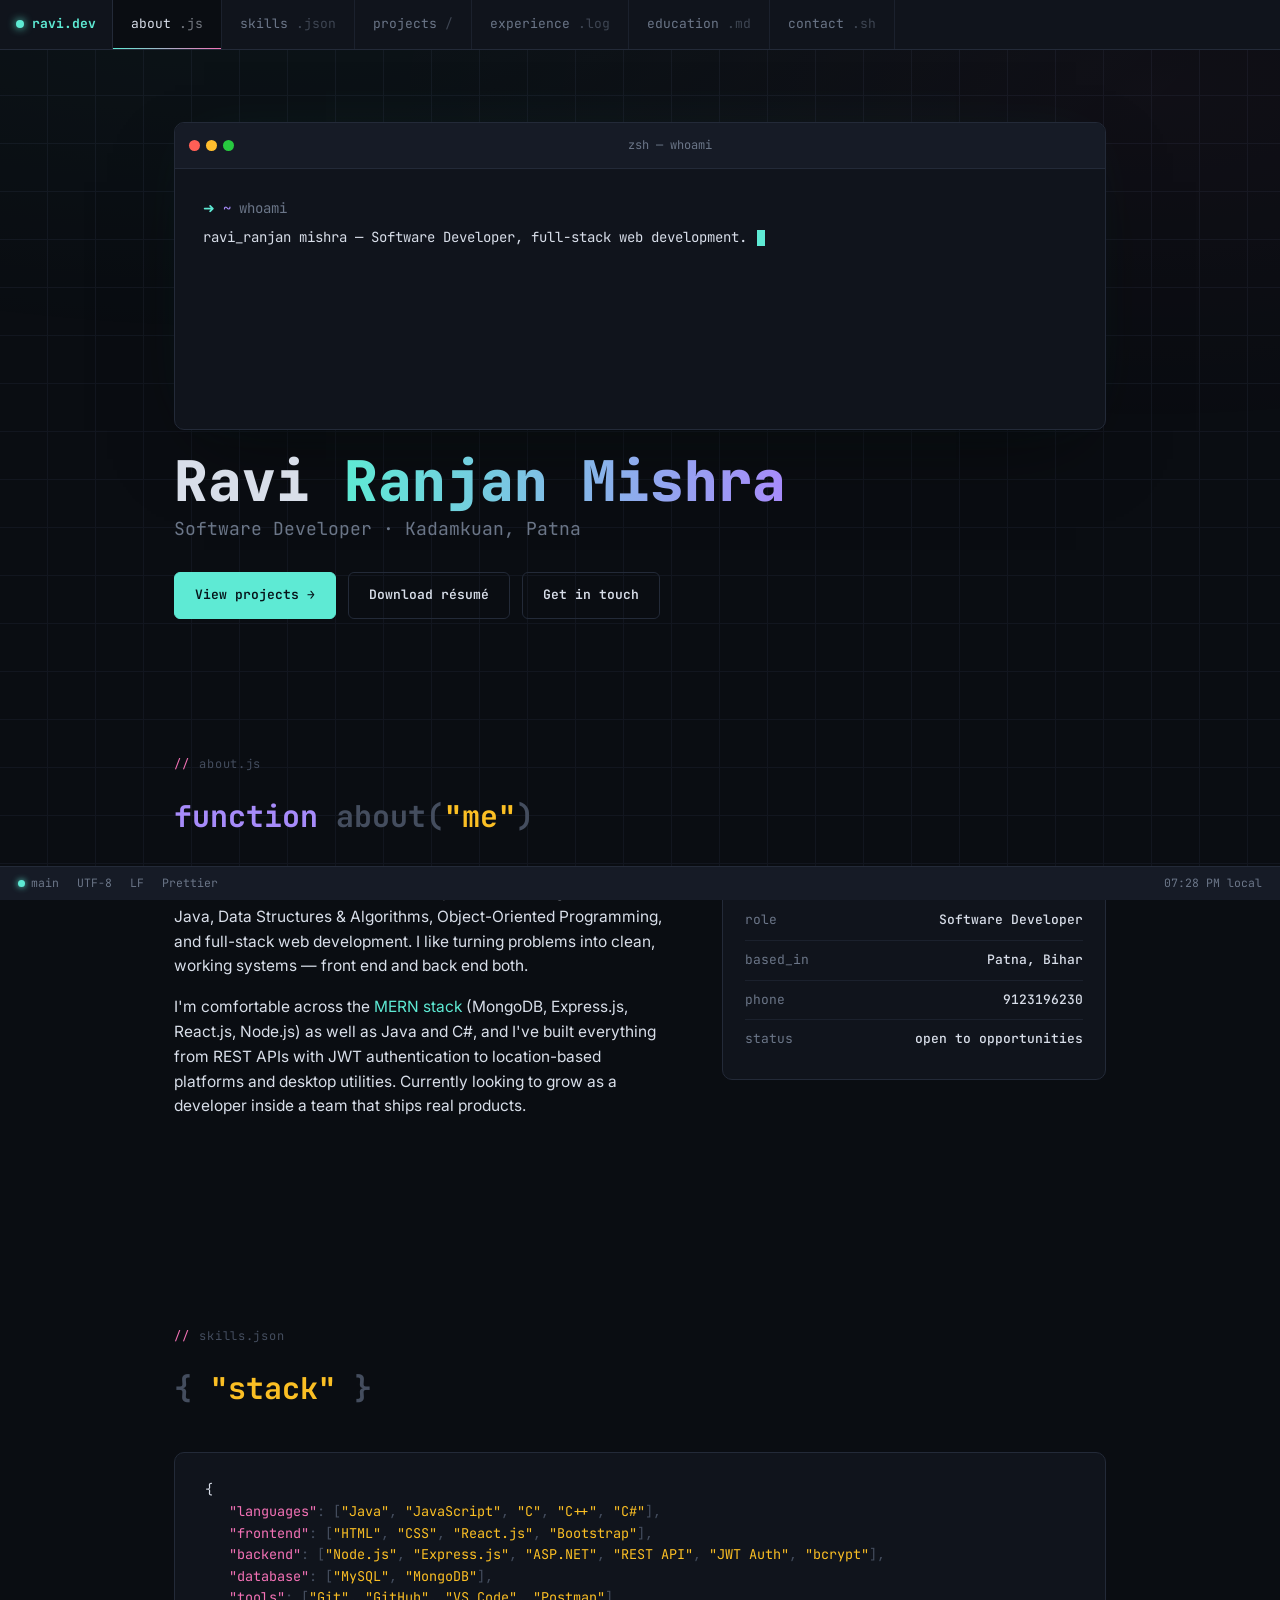
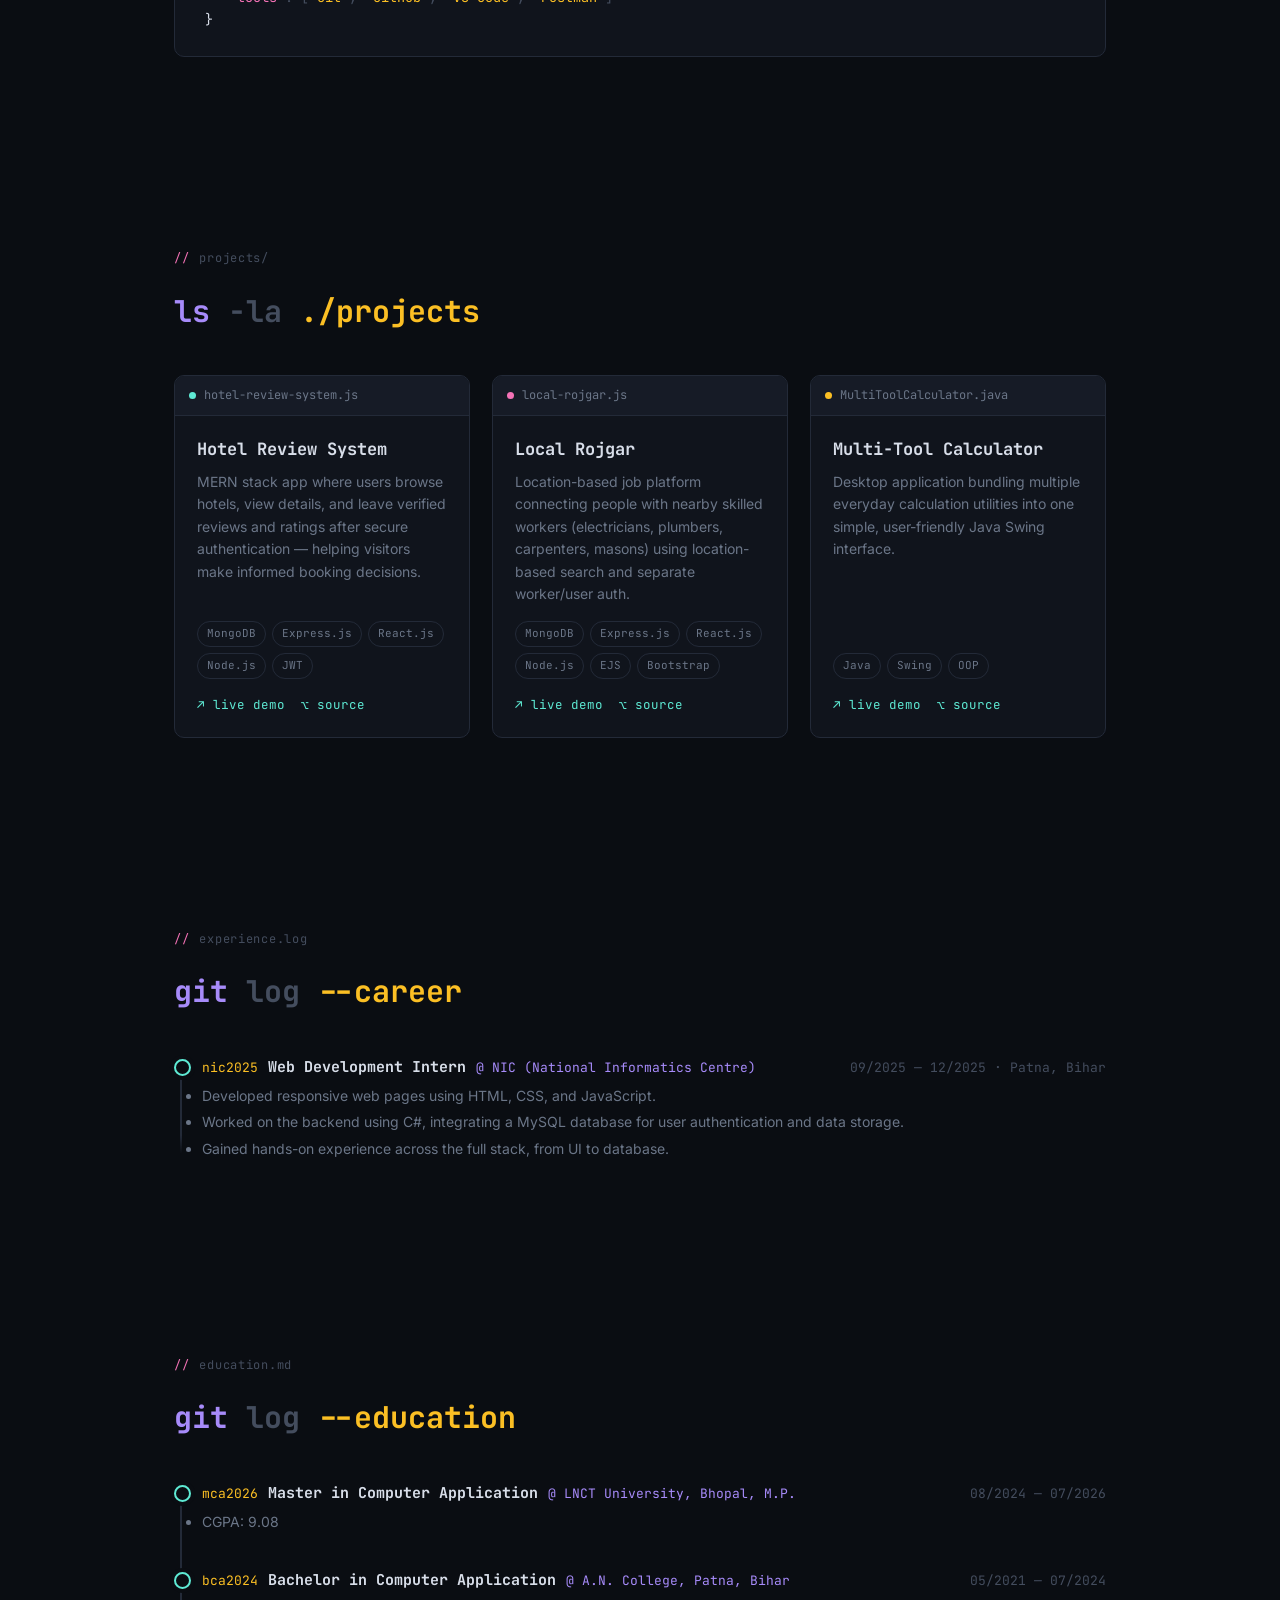
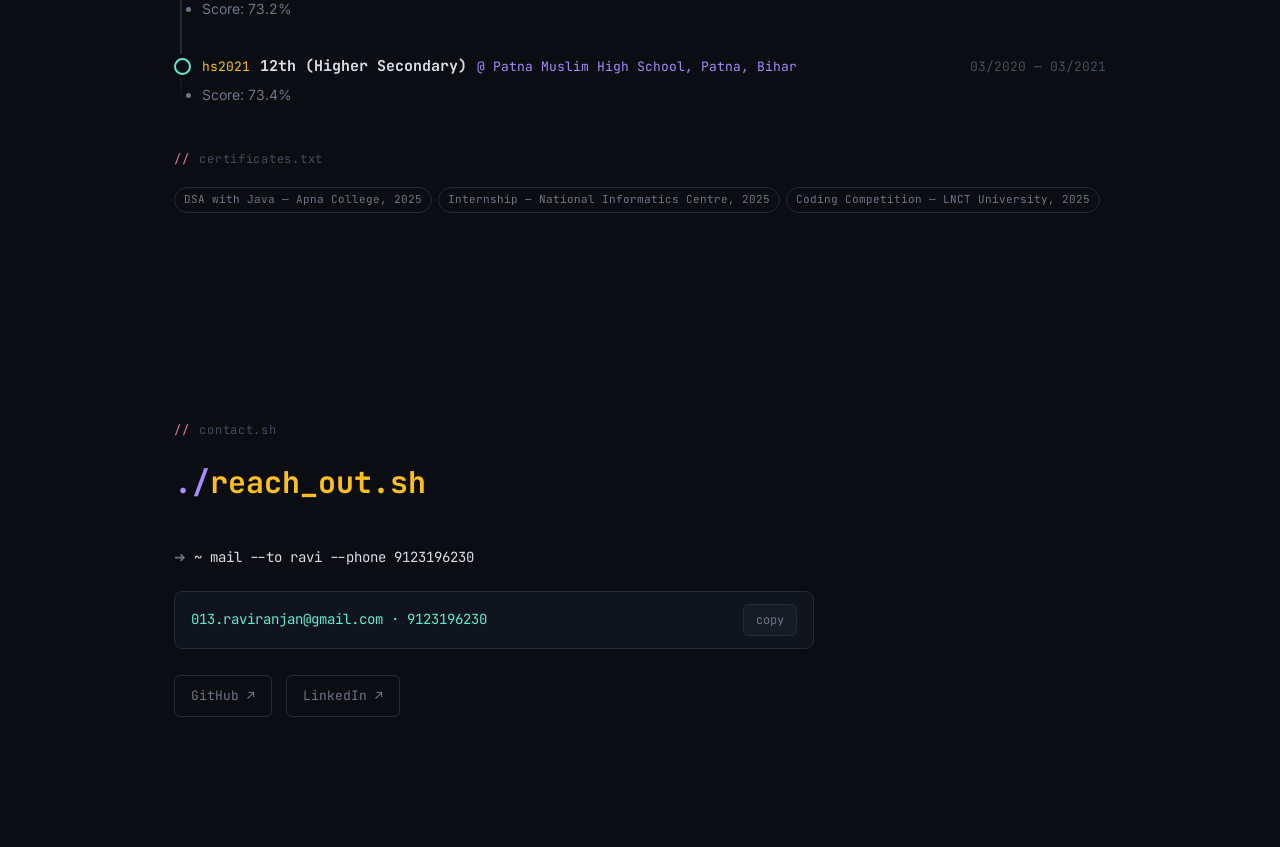
<file: index.html>
<!DOCTYPE html>
<html lang="en">
<head>
<meta charset="UTF-8">
<meta name="viewport" content="width=device-width, initial-scale=1.0">
<title>Ravi Ranjan Mishra — Software Developer</title>
<link rel="preconnect" href="https://fonts.googleapis.com">
<link href="https://fonts.googleapis.com/css2?family=JetBrains+Mono:wght@400;500;600;700;800&family=Inter:wght@400;500;600&display=swap" rel="stylesheet">
<style>
  /* ============================================================
     EDIT ME: all real content lives in the PROFILE object at the
     bottom of this file, inside the <script> tag. Change your
     name, projects, skills etc. there — the page rebuilds itself.
     ============================================================ */

  :root{
    --bg: #0a0d12;
    --bg-elev: #10141c;
    --bg-elev-2: #161b26;
    --border: #232a38;
    --border-soft: #1b212d;
    --text: #d8dee9;
    --text-dim: #6b7688;
    --text-dimmer: #444d5e;
    --cyan: #5eead4;
    --pink: #f472b6;
    --amber: #fbbf24;
    --violet: #a78bfa;
    --mono: 'JetBrains Mono', monospace;
    --sans: 'Inter', sans-serif;
  }

  *{ box-sizing: border-box; }
  html{ scroll-behavior: smooth; }
  body{
    margin:0;
    background: var(--bg);
    color: var(--text);
    font-family: var(--sans);
    line-height: 1.6;
    -webkit-font-smoothing: antialiased;
  }
  ::selection{ background: var(--cyan); color: #06141a; }

  a{ color: inherit; }
  .mono{ font-family: var(--mono); }

  /* subtle background grid + glow */
  body::before{
    content:"";
    position: fixed; inset:0;
    background-image:
      radial-gradient(ellipse 80% 50% at 20% -10%, rgba(94,234,212,0.08), transparent),
      radial-gradient(ellipse 60% 40% at 90% 10%, rgba(244,114,182,0.06), transparent),
      linear-gradient(var(--border-soft) 1px, transparent 1px),
      linear-gradient(90deg, var(--border-soft) 1px, transparent 1px);
    background-size: auto, auto, 48px 48px, 48px 48px;
    background-position: 0 0, 0 0, -1px -1px, -1px -1px;
    opacity: 0.5;
    pointer-events: none;
    z-index: 0;
  }

  /* ---------- top tab bar (nav) ---------- */
  .tabbar{
    position: sticky; top:0; z-index: 50;
    display:flex; align-items:stretch;
    background: var(--bg-elev);
    border-bottom: 1px solid var(--border);
    overflow-x: auto;
    scrollbar-width: none;
  }
  .tabbar::-webkit-scrollbar{ display:none; }
  .tabbar .brand{
    display:flex; align-items:center; gap:8px;
    padding: 0 16px;
    font-family: var(--mono); font-weight:700; font-size: 13px;
    color: var(--cyan);
    border-right: 1px solid var(--border);
    white-space: nowrap;
  }
  .tabbar .brand .dot{ width:8px; height:8px; border-radius:50%; background: var(--cyan); box-shadow: 0 0 8px var(--cyan); }
  .tab{
    font-family: var(--mono); font-size: 13px;
    padding: 14px 18px;
    color: var(--text-dim);
    text-decoration:none;
    border-right: 1px solid var(--border-soft);
    white-space: nowrap;
    display:flex; align-items:center; gap:8px;
    transition: color .15s, background .15s;
    position: relative;
  }
  .tab:hover{ color: var(--text); background: var(--bg-elev-2); }
  .tab.active{ color: var(--text); background: var(--bg); }
  .tab.active::after{
    content:""; position:absolute; left:0; right:0; bottom:-1px; height:2px;
    background: linear-gradient(90deg, var(--cyan), var(--pink));
  }
  .tab .ext{ opacity:.5; }
  .tabbar .spacer{ flex:1; }
  .tabbar .win-actions{ display:flex; align-items:center; gap:8px; padding: 0 16px; }
  .win-actions span{ width:11px; height:11px; border-radius:50%; display:inline-block; }
  .win-actions .r{ background:#ff5f56; } .win-actions .y{ background:#ffbd2e; } .win-actions .g{ background:#27c93f; }

  section{ position: relative; z-index:1; max-width: 980px; margin: 0 auto; padding: 96px 24px; }
  .eyebrow{
    font-family: var(--mono); font-size: 12px; letter-spacing: .06em;
    color: var(--text-dimmer);
    display:flex; align-items:center; gap:10px; margin-bottom: 18px;
  }
  .eyebrow::before{ content:"//"; color: var(--pink); }
  h2.section-title{
    font-family: var(--mono); font-weight: 700; font-size: clamp(22px, 3vw, 30px);
    margin: 0 0 40px; color: var(--text);
  }
  h2.section-title .fn{ color: var(--violet); }
  h2.section-title .paren{ color: var(--text-dimmer); }
  h2.section-title .str{ color: var(--amber); }

  /* ---------- hero / terminal ---------- */
  .hero-wrap{ max-width: 980px; margin: 0 auto; padding: 72px 24px 40px; position:relative; z-index:1; }
  .terminal{
    background: var(--bg-elev);
    border: 1px solid var(--border);
    border-radius: 10px;
    overflow: hidden;
    box-shadow: 0 30px 80px -30px rgba(0,0,0,0.6), 0 0 60px -20px rgba(94,234,212,0.08);
  }
  .terminal-bar{
    display:flex; align-items:center; gap:8px;
    padding: 10px 14px;
    background: var(--bg-elev-2);
    border-bottom: 1px solid var(--border);
  }
  .terminal-bar .dots span{ width:11px; height:11px; border-radius:50%; display:inline-block; margin-right:6px; }
  .terminal-bar .title{ margin:0 auto; font-family: var(--mono); font-size:12px; color: var(--text-dim); }
  .terminal-body{ padding: 28px 28px 34px; font-family: var(--mono); font-size: 14px; min-height: 260px; }
  .terminal-body .line{ color: var(--text-dim); margin-bottom: 6px; }
  .terminal-body .prompt{ color: var(--cyan); }
  .terminal-body .path{ color: var(--violet); }
  .type-line{ color: var(--text); white-space: pre-wrap; word-break: break-word; }
  .cursor{ display:inline-block; width:8px; height:1.1em; background: var(--cyan); vertical-align: text-bottom; animation: blink 1s step-end infinite; margin-left:2px; }
  @keyframes blink{ 50%{ opacity:0; } }

  .hero-name{ font-family: var(--mono); font-weight:800; font-size: clamp(32px, 6vw, 56px); margin: 22px 0 4px; line-height:1.05; }
  .hero-name .accent{ background: linear-gradient(90deg, var(--cyan), var(--violet)); -webkit-background-clip:text; background-clip:text; color:transparent; }
  .hero-role{ font-family: var(--mono); color: var(--text-dim); font-size: clamp(15px,2vw,18px); margin-bottom: 20px; }
  .hero-actions{ display:flex; flex-wrap:wrap; gap:12px; margin-top: 28px; }
  .btn{
    font-family: var(--mono); font-size: 13px; font-weight:600;
    padding: 12px 20px; border-radius: 6px; text-decoration:none;
    border: 1px solid var(--border); color: var(--text);
    display:inline-flex; align-items:center; gap:8px;
    transition: transform .15s, border-color .15s, box-shadow .15s;
  }
  .btn:hover{ transform: translateY(-2px); border-color: var(--cyan); box-shadow: 0 8px 24px -12px rgba(94,234,212,0.4); }
  .btn.primary{ background: var(--cyan); color:#06141a; border-color: var(--cyan); }
  .btn.primary:hover{ box-shadow: 0 8px 24px -8px rgba(94,234,212,0.5); }

  /* ---------- about ---------- */
  .about-grid{ display:grid; grid-template-columns: 1.3fr 1fr; gap: 48px; align-items:start; }
  .about-text p{ color: var(--text); margin: 0 0 16px; font-size: 15.5px; }
  .about-text .highlight{ color: var(--cyan); }
  .facts{ background: var(--bg-elev); border:1px solid var(--border); border-radius:10px; padding: 20px 22px; font-family: var(--mono); font-size: 13px; }
  .facts .row{ display:flex; justify-content:space-between; padding: 9px 0; border-bottom: 1px solid var(--border-soft); color: var(--text-dim); }
  .facts .row:last-child{ border-bottom:none; }
  .facts .row b{ color: var(--text); font-weight:500; }

  /* ---------- skills ---------- */
  .json-card{
    background: var(--bg-elev); border:1px solid var(--border); border-radius: 10px;
    padding: 26px 30px; font-family: var(--mono); font-size: 13.5px; overflow-x:auto;
  }
  .json-card .k{ color: var(--pink); }
  .json-card .s{ color: var(--amber); }
  .json-card .punc{ color: var(--text-dimmer); }
  .json-card .arr-item{ color: var(--cyan); }
  .json-line{ padding-left: 24px; white-space: pre-wrap; }

  /* ---------- projects ---------- */
  .projects-grid{ display:grid; grid-template-columns: repeat(auto-fit, minmax(280px, 1fr)); gap: 22px; }
  .proj-card{
    background: var(--bg-elev); border: 1px solid var(--border); border-radius: 10px;
    overflow:hidden; display:flex; flex-direction:column;
    transition: transform .18s, border-color .18s, box-shadow .18s;
  }
  .proj-card:hover{ transform: translateY(-4px); border-color: rgba(94,234,212,0.4); box-shadow: 0 20px 40px -20px rgba(0,0,0,0.5); }
  .proj-tab{
    display:flex; align-items:center; gap:8px;
    padding: 10px 14px; background: var(--bg-elev-2); border-bottom: 1px solid var(--border);
    font-family: var(--mono); font-size: 12px; color: var(--text-dim);
  }
  .proj-tab .filedot{ width:7px; height:7px; border-radius:50%; }
  .proj-body{ padding: 20px 22px 22px; flex:1; display:flex; flex-direction:column; }
  .proj-body h3{ margin: 0 0 8px; font-size: 17px; font-family: var(--mono); color: var(--text); }
  .proj-body p{ margin: 0 0 16px; font-size: 14px; color: var(--text-dim); flex:1; }
  .tag-row{ display:flex; flex-wrap:wrap; gap:6px; margin-bottom: 16px; }
  .tag{ font-family: var(--mono); font-size: 11px; padding: 3px 9px; border-radius: 20px; border:1px solid var(--border); color: var(--text-dim); }
  .proj-links{ display:flex; gap:16px; font-family: var(--mono); font-size: 12.5px; }
  .proj-links a{ color: var(--cyan); text-decoration:none; display:flex; align-items:center; gap:6px; }
  .proj-links a:hover{ text-decoration:underline; }

  /* ---------- experience (git log) ---------- */
  .gitlog{ position:relative; padding-left: 28px; }
  .gitlog::before{ content:""; position:absolute; left:6px; top:6px; bottom:6px; width:2px; background: linear-gradient(var(--border), var(--border) 80%, transparent); }
  .commit{ position:relative; margin-bottom: 34px; }
  .commit:last-child{ margin-bottom:0; }
  .commit::before{
    content:""; position:absolute; left:-28px; top:4px; width:13px; height:13px; border-radius:50%;
    background: var(--bg); border: 2px solid var(--cyan); box-shadow: 0 0 0 4px var(--bg);
  }
  .commit-head{ display:flex; flex-wrap:wrap; align-items:baseline; gap: 10px; font-family: var(--mono); font-size: 13px; margin-bottom:6px; }
  .commit-hash{ color: var(--amber); }
  .commit-role{ color: var(--text); font-weight:700; font-size: 15px; }
  .commit-org{ color: var(--violet); }
  .commit-date{ color: var(--text-dimmer); margin-left:auto; }
  .commit-body{ color: var(--text-dim); font-size: 14px; margin: 0; padding-left: 0; }
  .commit-body li{ margin-bottom: 4px; }

  /* ---------- contact ---------- */
  .contact-term{ max-width: 640px; }
  .contact-line{ font-family: var(--mono); font-size: 14px; margin-bottom: 10px; }
  .contact-line .k{ color: var(--text-dim); }
  .copy-row{ display:flex; align-items:center; gap:10px; background: var(--bg-elev); border:1px solid var(--border); border-radius:8px; padding: 12px 16px; margin-top: 22px; }
  .copy-row code{ font-family: var(--mono); font-size: 14px; color: var(--cyan); flex:1; overflow-x:auto; }
  .copy-btn{ background: var(--bg-elev-2); border:1px solid var(--border); color: var(--text-dim); font-family: var(--mono); font-size:12px; padding: 7px 12px; border-radius:6px; cursor:pointer; }
  .copy-btn:hover{ color: var(--cyan); border-color: var(--cyan); }
  .social-row{ display:flex; gap:14px; margin-top: 26px; }
  .social-row a{ font-family: var(--mono); font-size:13px; color: var(--text-dim); text-decoration:none; border:1px solid var(--border); padding:10px 16px; border-radius:6px; transition: all .15s; }
  .social-row a:hover{ color: var(--cyan); border-color: var(--cyan); }

  /* ---------- status bar (footer) ---------- */
  .statusbar{
    position: sticky; bottom:0; z-index: 40;
    display:flex; align-items:center; gap: 18px;
    background: var(--bg-elev-2); border-top: 1px solid var(--border);
    padding: 7px 18px; font-family: var(--mono); font-size: 11.5px; color: var(--text-dim);
    overflow-x:auto; white-space:nowrap;
  }
  .statusbar .item{ display:flex; align-items:center; gap:6px; }
  .statusbar .dot-live{ width:7px; height:7px; border-radius:50%; background: var(--cyan); box-shadow: 0 0 6px var(--cyan); }
  .statusbar .push{ margin-left:auto; }

  @media (max-width: 780px){
    .about-grid{ grid-template-columns: 1fr; }
    section{ padding: 64px 20px; }
  }

  @media (prefers-reduced-motion: reduce){
    html{ scroll-behavior:auto; }
    .cursor{ animation:none; }
    .proj-card, .btn{ transition:none; }
  }

  :focus-visible{ outline: 2px solid var(--cyan); outline-offset: 2px; }
</style>
</head>
<body>

<nav class="tabbar" id="tabbar">
  <div class="brand"><span class="dot"></span> ravi.dev</div>
  <a href="#about" class="tab" data-tab="about">about<span class="ext">.js</span></a>
  <a href="#skills" class="tab" data-tab="skills">skills<span class="ext">.json</span></a>
  <a href="#projects" class="tab" data-tab="projects">projects<span class="ext">/</span></a>
  <a href="#experience" class="tab" data-tab="experience">experience<span class="ext">.log</span></a>
  <a href="#education" class="tab" data-tab="education">education<span class="ext">.md</span></a>
  <a href="#contact" class="tab" data-tab="contact">contact<span class="ext">.sh</span></a>
  <div class="spacer"></div>
</nav>

<div class="hero-wrap">
  <div class="terminal">
    <div class="terminal-bar">
      <div class="dots"><span style="background:#ff5f56"></span><span style="background:#ffbd2e"></span><span style="background:#27c93f"></span></div>
      <div class="title">zsh — whoami</div>
    </div>
    <div class="terminal-body" id="terminalBody">
      <div class="line"><span class="prompt">➜</span> <span class="path">~</span> whoami</div>
      <div class="type-line" id="typeLine"></div>
    </div>
  </div>
  <h1 class="hero-name" id="heroName"></h1>
  <div class="hero-role" id="heroRole"></div>
  <div class="hero-actions" id="heroActions"></div>
</div>

<section id="about">
  <div class="eyebrow">about.js</div>
  <h2 class="section-title"><span class="fn">function</span> <span class="paren">about(</span><span class="str">"me"</span><span class="paren">)</span></h2>
  <div class="about-grid">
    <div class="about-text" id="aboutText"></div>
    <div class="facts" id="factsCard"></div>
  </div>
</section>

<section id="skills">
  <div class="eyebrow">skills.json</div>
  <h2 class="section-title"><span class="paren">{</span> <span class="str">"stack"</span> <span class="paren">}</span></h2>
  <div class="json-card" id="skillsCard"></div>
</section>

<section id="projects">
  <div class="eyebrow">projects/</div>
  <h2 class="section-title"><span class="fn">ls</span> <span class="paren">-la</span> <span class="str">./projects</span></h2>
  <div class="projects-grid" id="projectsGrid"></div>
</section>

<section id="experience">
  <div class="eyebrow">experience.log</div>
  <h2 class="section-title"><span class="fn">git</span> <span class="paren">log</span> <span class="str">--career</span></h2>
  <div class="gitlog" id="gitlog"></div>
</section>

<section id="education">
  <div class="eyebrow">education.md</div>
  <h2 class="section-title"><span class="fn">git</span> <span class="paren">log</span> <span class="str">--education</span></h2>
  <div class="gitlog" id="eduLog"></div>
  <div class="eyebrow" style="margin-top:44px;">certificates.txt</div>
  <div class="tag-row" id="certsRow"></div>
</section>

<section id="contact">
  <div class="eyebrow">contact.sh</div>
  <h2 class="section-title"><span class="fn">./</span><span class="str">reach_out.sh</span></h2>
  <div class="contact-term">
    <div class="contact-line"><span class="k">➜</span> <span class="path">~</span> <span id="contactCmd"></span></div>
    <div class="copy-row">
      <code id="emailText"></code>
      <button class="copy-btn" id="copyBtn">copy</button>
    </div>
    <div class="social-row" id="socialRow"></div>
  </div>
</section>

<div class="statusbar">
  <div class="item"><span class="dot-live"></span> main</div>
  <div class="item">UTF-8</div>
  <div class="item">LF</div>
  <div class="item">Prettier</div>
  <div class="item push" id="statusTime"></div>
</div>

<script>
/* ============================================================
   EDIT ME — everything on the page is generated from this object.
   Replace the values below with your own info and the whole
   site updates: no need to touch the HTML or CSS above.
   ============================================================ */
const PROFILE = {
  name: "Ravi Ranjan Mishra",
  role: "Software Developer",
  location: "Kadamkuan, Patna",
  yearsExp: "1",
  focus: "full-stack web development",
  availability: "open to new opportunities",
  email: "013.raviranjan@gmail.com",
  phone: "9123196230",
  resumeUrl: "Ravi_Ranjan_Mishra_Resume.pdf",
  socials: [
    { label: "GitHub", url: "https://github.com/ravi-r45s" },
    { label: "LinkedIn", url: "https://www.linkedin.com/in/r-r-m/" }
  ],
  bio: [
    "I'm a detail-oriented software developer with a strong foundation in Java, Data Structures & Algorithms, Object-Oriented Programming, and full-stack web development. I like turning problems into clean, working systems — front end and back end both.",
    "I'm comfortable across the <span class='highlight'>MERN stack</span> (MongoDB, Express.js, React.js, Node.js) as well as Java and C#, and I've built everything from REST APIs with JWT authentication to location-based platforms and desktop utilities. Currently looking to grow as a developer inside a team that ships real products."
  ],
  facts: [
    { k: "role", v: "Software Developer" },
    { k: "based_in", v: "Patna, Bihar" },
    { k: "phone", v: "9123196230" },
    { k: "status", v: "open to opportunities" }
  ],
  skills: {
    languages: ["Java", "JavaScript", "C", "C++", "C#"],
    frontend: ["HTML", "CSS", "React.js", "Bootstrap"],
    backend: ["Node.js", "Express.js", "ASP.NET", "REST API", "JWT Auth", "bcrypt"],
    database: ["MySQL", "MongoDB"],
    tools: ["Git", "GitHub", "VS Code", "Postman"]
  },
  projects: [
    {
      file: "hotel-review-system.js",
      name: "Hotel Review System",
      desc: "MERN stack app where users browse hotels, view details, and leave verified reviews and ratings after secure authentication — helping visitors make informed booking decisions.",
      tags: ["MongoDB", "Express.js", "React.js", "Node.js", "JWT"],
      demo: "#", code: "#"
    },
    {
      file: "local-rojgar.js",
      name: "Local Rojgar",
      desc: "Location-based job platform connecting people with nearby skilled workers (electricians, plumbers, carpenters, masons) using location-based search and separate worker/user auth.",
      tags: ["MongoDB", "Express.js", "React.js", "Node.js", "EJS", "Bootstrap"],
      demo: "#", code: "#"
    },
    {
      file: "MultiToolCalculator.java",
      name: "Multi-Tool Calculator",
      desc: "Desktop application bundling multiple everyday calculation utilities into one simple, user-friendly Java Swing interface.",
      tags: ["Java", "Swing", "OOP"],
      demo: "#", code: "#"
    }
  ],
  experience: [
    {
      hash: "nic2025",
      role: "Web Development Intern",
      org: "NIC (National Informatics Centre)",
      date: "09/2025 — 12/2025 · Patna, Bihar",
      points: [
        "Developed responsive web pages using HTML, CSS, and JavaScript.",
        "Worked on the backend using C#, integrating a MySQL database for user authentication and data storage.",
        "Gained hands-on experience across the full stack, from UI to database."
      ]
    }
  ],
  education: [
    {
      hash: "mca2026",
      role: "Master in Computer Application",
      org: "LNCT University, Bhopal, M.P.",
      date: "08/2024 — 07/2026",
      points: ["CGPA: 9.08"]
    },
    {
      hash: "bca2024",
      role: "Bachelor in Computer Application",
      org: "A.N. College, Patna, Bihar",
      date: "05/2021 — 07/2024",
      points: ["Score: 73.2%"]
    },
    {
      hash: "hs2021",
      role: "12th (Higher Secondary)",
      org: "Patna Muslim High School, Patna, Bihar",
      date: "03/2020 — 03/2021",
      points: ["Score: 73.4%"]
    }
  ],
  certificates: [
    "DSA with Java — Apna College, 2025",
    "Internship — National Informatics Centre, 2025",
    "Coding Competition — LNCT University, 2025"
  ]
};

/* ---------------- rendering (no need to edit below) ---------------- */

function el(html){ const t = document.createElement('template'); t.innerHTML = html.trim(); return t.content.firstChild; }

// hero name / role / actions
document.getElementById('heroName').innerHTML = PROFILE.name.split(' ')[0] + ' <span class="accent">' + PROFILE.name.split(' ').slice(1).join(' ') + '</span>';
document.getElementById('heroRole').textContent = PROFILE.role + '  ·  ' + PROFILE.location;
document.getElementById('heroActions').innerHTML = `
  <a class="btn primary" href="#projects">View projects →</a>
  <a class="btn" href="${PROFILE.resumeUrl}" download>Download résumé</a>
  <a class="btn" href="#contact">Get in touch</a>
`;

// terminal typewriter
const typeTarget = `${PROFILE.name.toLowerCase().replace(' ','_')} — ${PROFILE.role.split('·')[0].trim()}, ${PROFILE.focus}. ${PROFILE.availability}.`;
const typeLine = document.getElementById('typeLine');
let ti = 0;
function typeStep(){
  if(ti <= typeTarget.length){
    typeLine.innerHTML = typeTarget.slice(0, ti) + '<span class="cursor"></span>';
    ti++;
    setTimeout(typeStep, 18 + Math.random()*22);
  }
}
typeStep();

// about
document.getElementById('aboutText').innerHTML = PROFILE.bio.map(p => `<p>${p}</p>`).join('');
document.getElementById('factsCard').innerHTML = PROFILE.facts.map(f => `<div class="row"><span>${f.k}</span><b>${f.v}</b></div>`).join('');

// skills json card
function renderSkills(skills){
  const keys = Object.keys(skills);
  let html = `<div>{</div>`;
  keys.forEach((k, i) => {
    const items = skills[k].map(s => `<span class="s">"${s}"</span>`).join(`<span class="punc">, </span>`);
    const comma = i < keys.length - 1 ? '<span class="punc">,</span>' : '';
    html += `<div class="json-line"><span class="k">"${k}"</span><span class="punc">: [</span>${items}<span class="punc">]</span>${comma}</div>`;
  });
  html += `<div>}</div>`;
  return html;
}
document.getElementById('skillsCard').innerHTML = renderSkills(PROFILE.skills);

// projects
const dotColors = ['#5eead4','#f472b6','#fbbf24','#a78bfa'];
document.getElementById('projectsGrid').innerHTML = PROFILE.projects.map((p, i) => `
  <div class="proj-card">
    <div class="proj-tab"><span class="filedot" style="background:${dotColors[i % dotColors.length]}"></span>${p.file}</div>
    <div class="proj-body">
      <h3>${p.name}</h3>
      <p>${p.desc}</p>
      <div class="tag-row">${p.tags.map(t => `<span class="tag">${t}</span>`).join('')}</div>
      <div class="proj-links">
        <a href="${p.demo}">↗ live demo</a>
        <a href="${p.code}">⌥ source</a>
      </div>
    </div>
  </div>
`).join('');

// experience / git log
document.getElementById('gitlog').innerHTML = PROFILE.experience.map(c => `
  <div class="commit">
    <div class="commit-head">
      <span class="commit-hash">${c.hash}</span>
      <span class="commit-role">${c.role}</span>
      <span class="commit-org">@ ${c.org}</span>
      <span class="commit-date">${c.date}</span>
    </div>
    <ul class="commit-body">${c.points.map(pt => `<li>${pt}</li>`).join('')}</ul>
  </div>
`).join('');

// education / git log
document.getElementById('eduLog').innerHTML = PROFILE.education.map(c => `
  <div class="commit">
    <div class="commit-head">
      <span class="commit-hash">${c.hash}</span>
      <span class="commit-role">${c.role}</span>
      <span class="commit-org">@ ${c.org}</span>
      <span class="commit-date">${c.date}</span>
    </div>
    <ul class="commit-body">${c.points.map(pt => `<li>${pt}</li>`).join('')}</ul>
  </div>
`).join('');
document.getElementById('certsRow').innerHTML = PROFILE.certificates.map(c => `<span class="tag">${c}</span>`).join('');

// contact
document.getElementById('contactCmd').textContent = `mail --to ${PROFILE.name.split(' ')[0].toLowerCase()} --phone ${PROFILE.phone}`;
document.getElementById('emailText').textContent = `${PROFILE.email}   ·   ${PROFILE.phone}`;
document.getElementById('socialRow').innerHTML = PROFILE.socials.map(s => `<a href="${s.url}" target="_blank" rel="noopener noreferrer">${s.label} ↗</a>`).join('');
document.getElementById('copyBtn').addEventListener('click', () => {
  navigator.clipboard.writeText(`${PROFILE.email}, ${PROFILE.phone}`).then(() => {
    const btn = document.getElementById('copyBtn');
    const prev = btn.textContent;
    btn.textContent = 'copied!';
    setTimeout(() => btn.textContent = prev, 1500);
  });
});

// status bar clock
function updateClock(){
  const now = new Date();
  document.getElementById('statusTime').textContent = now.toLocaleTimeString([], {hour:'2-digit', minute:'2-digit'}) + ' local';
}
updateClock();
setInterval(updateClock, 30000);

// active tab highlighting on scroll
const tabs = document.querySelectorAll('.tab');
const sections = [...tabs].map(t => document.querySelector(t.getAttribute('href')));
function onScroll(){
  let idx = 0;
  sections.forEach((s, i) => { if (s && s.getBoundingClientRect().top <= 120) idx = i; });
  tabs.forEach((t, i) => t.classList.toggle('active', i === idx));
}
document.addEventListener('scroll', onScroll, { passive:true });
onScroll();
</script>
</body>
</html>
</file>
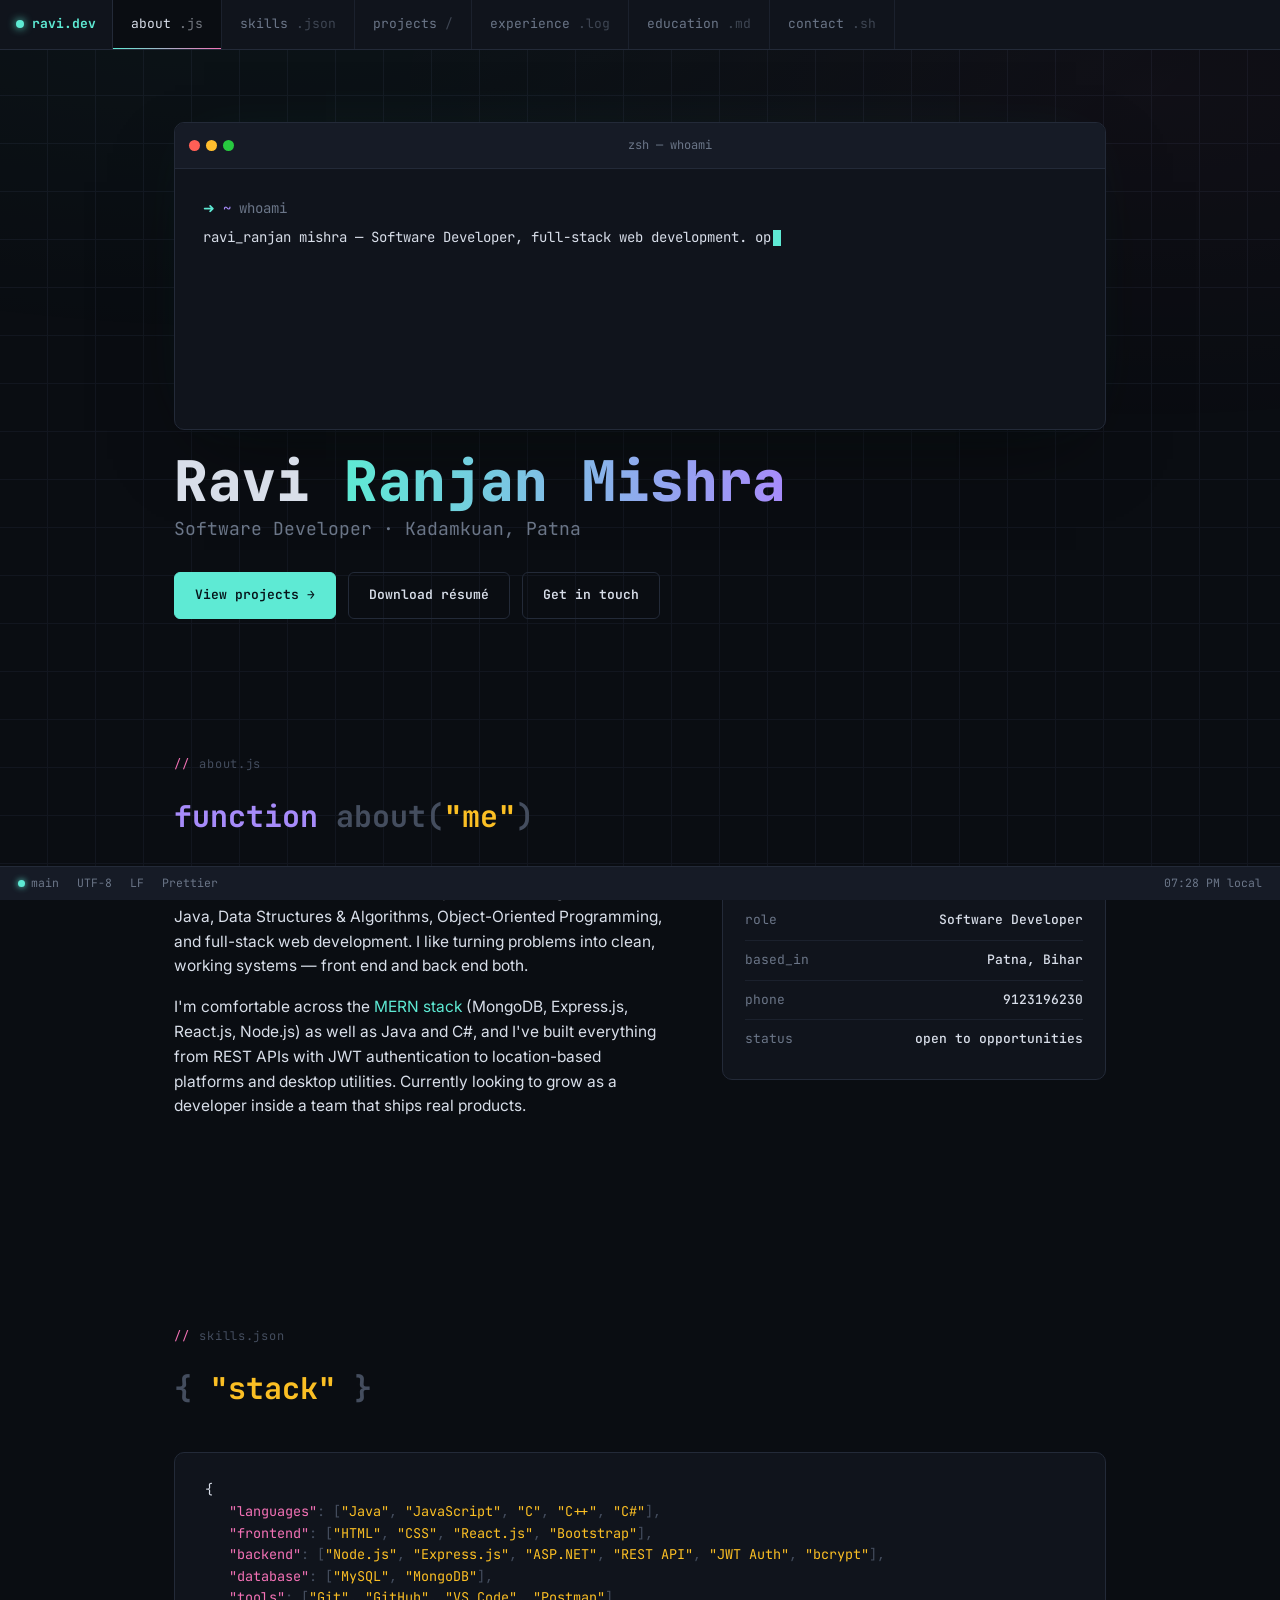
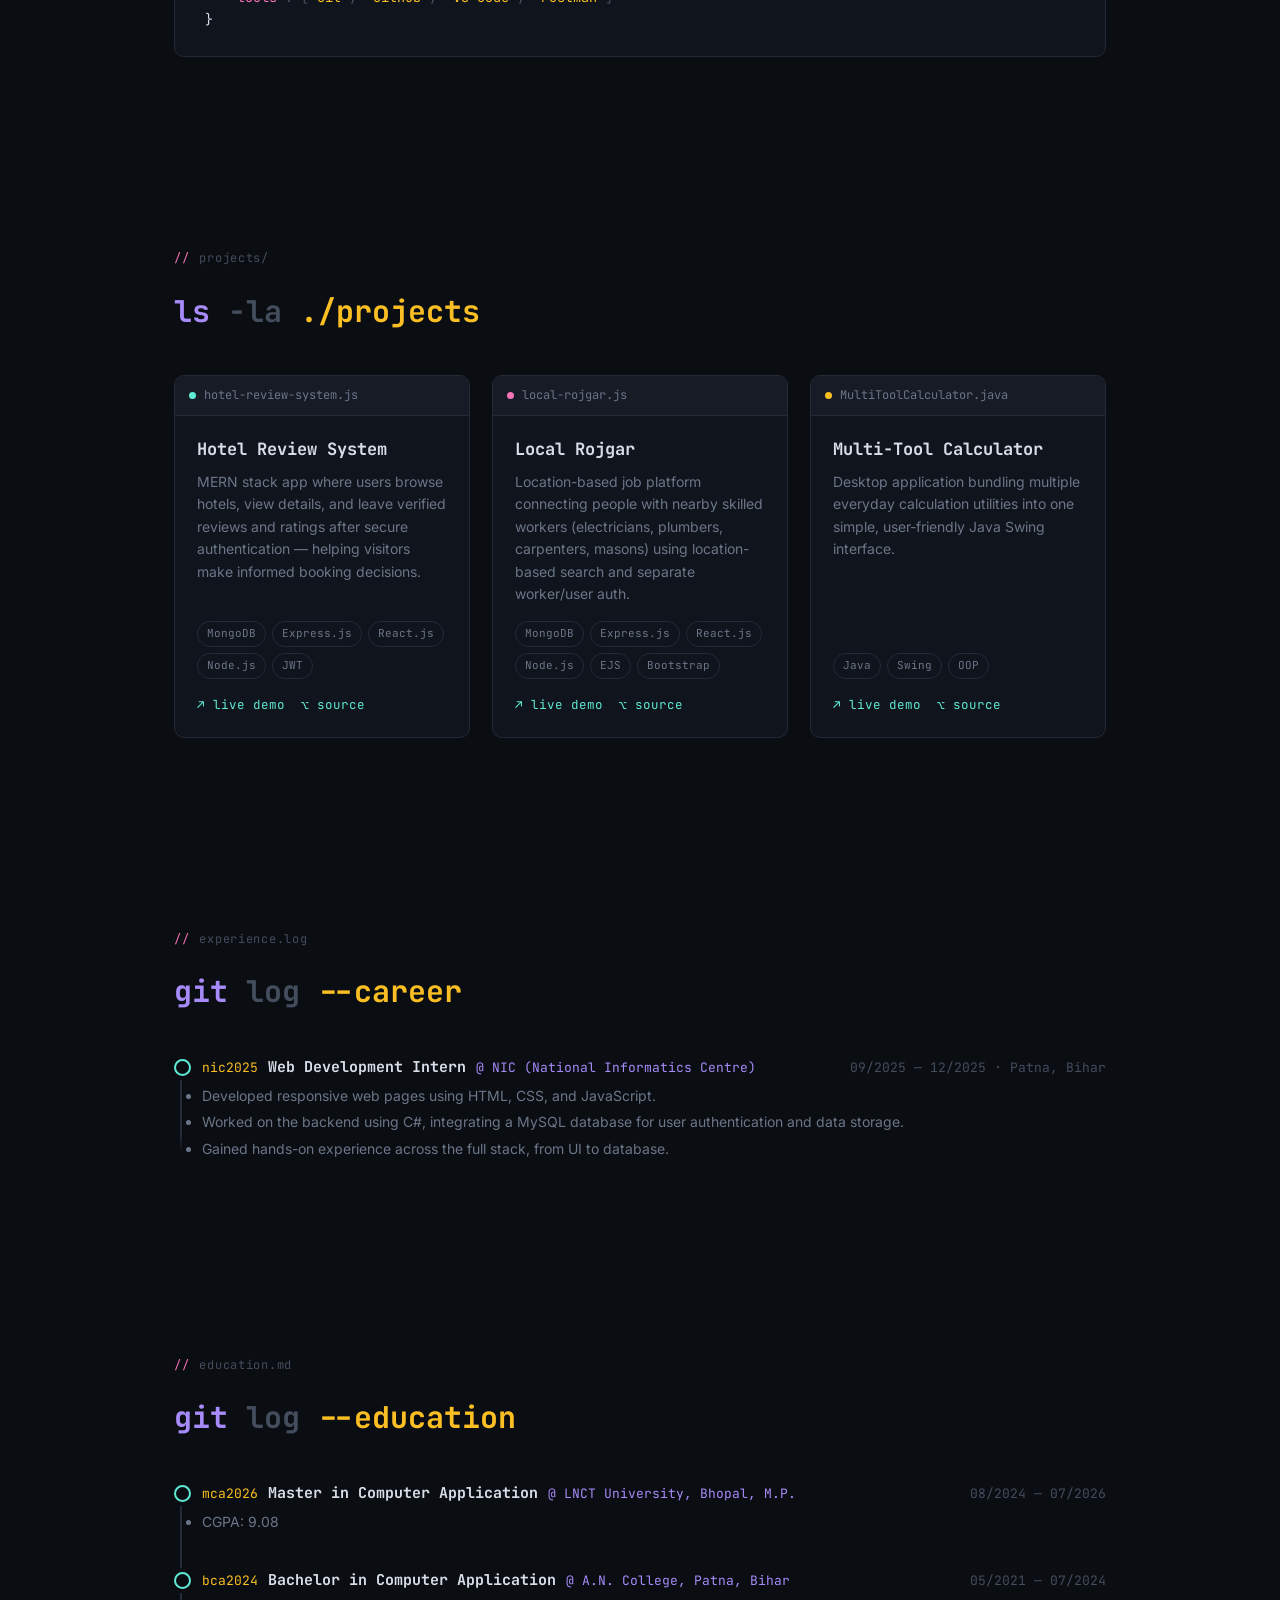
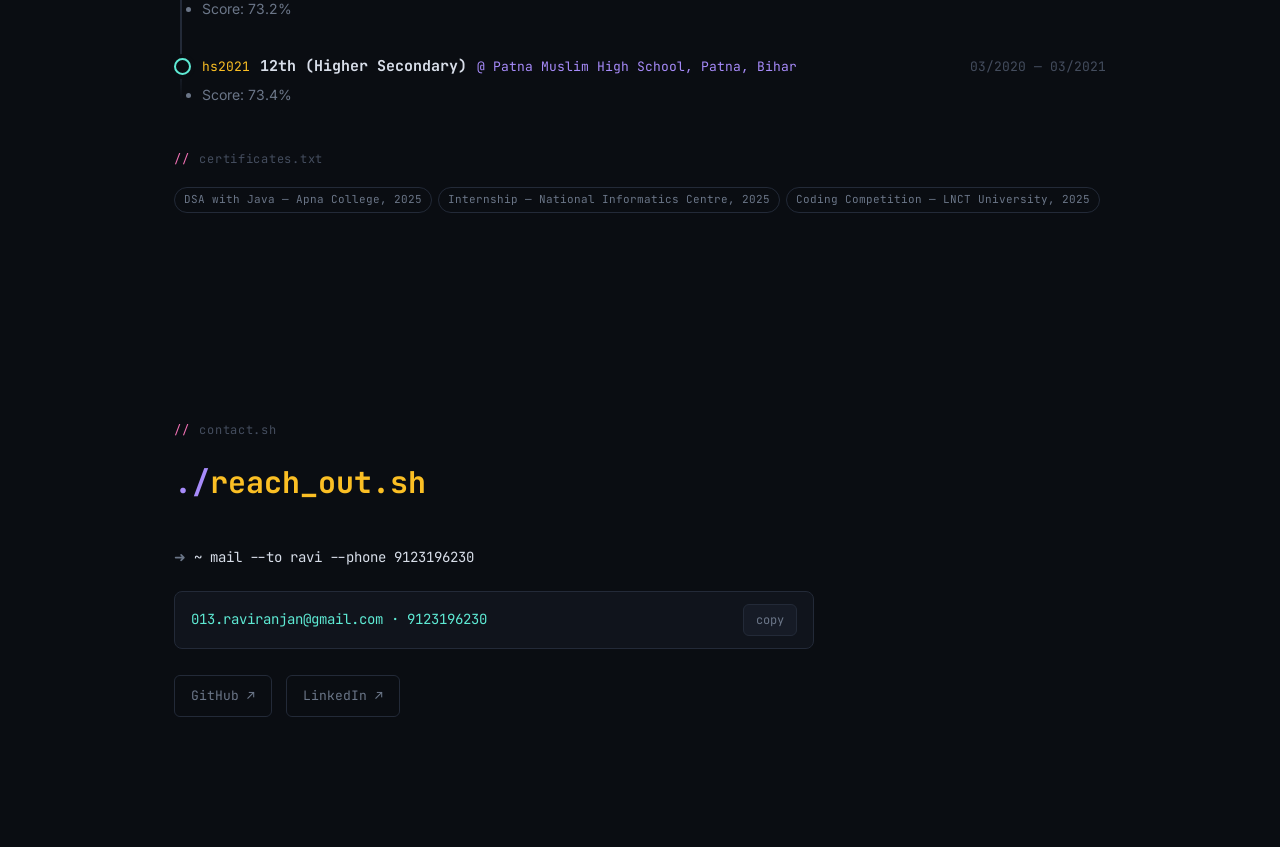
<file: portfolio.html>
<!DOCTYPE html>
<html lang="en">
<head>
<meta charset="UTF-8">
<meta name="viewport" content="width=device-width, initial-scale=1.0">
<title>Ravi Ranjan Mishra — Software Developer</title>
<link rel="preconnect" href="https://fonts.googleapis.com">
<link href="https://fonts.googleapis.com/css2?family=JetBrains+Mono:wght@400;500;600;700;800&family=Inter:wght@400;500;600&display=swap" rel="stylesheet">
<style>
  /* ============================================================
     EDIT ME: all real content lives in the PROFILE object at the
     bottom of this file, inside the <script> tag. Change your
     name, projects, skills etc. there — the page rebuilds itself.
     ============================================================ */

  :root{
    --bg: #0a0d12;
    --bg-elev: #10141c;
    --bg-elev-2: #161b26;
    --border: #232a38;
    --border-soft: #1b212d;
    --text: #d8dee9;
    --text-dim: #6b7688;
    --text-dimmer: #444d5e;
    --cyan: #5eead4;
    --pink: #f472b6;
    --amber: #fbbf24;
    --violet: #a78bfa;
    --mono: 'JetBrains Mono', monospace;
    --sans: 'Inter', sans-serif;
  }

  *{ box-sizing: border-box; }
  html{ scroll-behavior: smooth; }
  body{
    margin:0;
    background: var(--bg);
    color: var(--text);
    font-family: var(--sans);
    line-height: 1.6;
    -webkit-font-smoothing: antialiased;
  }
  ::selection{ background: var(--cyan); color: #06141a; }

  a{ color: inherit; }
  .mono{ font-family: var(--mono); }

  /* subtle background grid + glow */
  body::before{
    content:"";
    position: fixed; inset:0;
    background-image:
      radial-gradient(ellipse 80% 50% at 20% -10%, rgba(94,234,212,0.08), transparent),
      radial-gradient(ellipse 60% 40% at 90% 10%, rgba(244,114,182,0.06), transparent),
      linear-gradient(var(--border-soft) 1px, transparent 1px),
      linear-gradient(90deg, var(--border-soft) 1px, transparent 1px);
    background-size: auto, auto, 48px 48px, 48px 48px;
    background-position: 0 0, 0 0, -1px -1px, -1px -1px;
    opacity: 0.5;
    pointer-events: none;
    z-index: 0;
  }

  /* ---------- top tab bar (nav) ---------- */
  .tabbar{
    position: sticky; top:0; z-index: 50;
    display:flex; align-items:stretch;
    background: var(--bg-elev);
    border-bottom: 1px solid var(--border);
    overflow-x: auto;
    scrollbar-width: none;
  }
  .tabbar::-webkit-scrollbar{ display:none; }
  .tabbar .brand{
    display:flex; align-items:center; gap:8px;
    padding: 0 16px;
    font-family: var(--mono); font-weight:700; font-size: 13px;
    color: var(--cyan);
    border-right: 1px solid var(--border);
    white-space: nowrap;
  }
  .tabbar .brand .dot{ width:8px; height:8px; border-radius:50%; background: var(--cyan); box-shadow: 0 0 8px var(--cyan); }
  .tab{
    font-family: var(--mono); font-size: 13px;
    padding: 14px 18px;
    color: var(--text-dim);
    text-decoration:none;
    border-right: 1px solid var(--border-soft);
    white-space: nowrap;
    display:flex; align-items:center; gap:8px;
    transition: color .15s, background .15s;
    position: relative;
  }
  .tab:hover{ color: var(--text); background: var(--bg-elev-2); }
  .tab.active{ color: var(--text); background: var(--bg); }
  .tab.active::after{
    content:""; position:absolute; left:0; right:0; bottom:-1px; height:2px;
    background: linear-gradient(90deg, var(--cyan), var(--pink));
  }
  .tab .ext{ opacity:.5; }
  .tabbar .spacer{ flex:1; }
  .tabbar .win-actions{ display:flex; align-items:center; gap:8px; padding: 0 16px; }
  .win-actions span{ width:11px; height:11px; border-radius:50%; display:inline-block; }
  .win-actions .r{ background:#ff5f56; } .win-actions .y{ background:#ffbd2e; } .win-actions .g{ background:#27c93f; }

  section{ position: relative; z-index:1; max-width: 980px; margin: 0 auto; padding: 96px 24px; }
  .eyebrow{
    font-family: var(--mono); font-size: 12px; letter-spacing: .06em;
    color: var(--text-dimmer);
    display:flex; align-items:center; gap:10px; margin-bottom: 18px;
  }
  .eyebrow::before{ content:"//"; color: var(--pink); }
  h2.section-title{
    font-family: var(--mono); font-weight: 700; font-size: clamp(22px, 3vw, 30px);
    margin: 0 0 40px; color: var(--text);
  }
  h2.section-title .fn{ color: var(--violet); }
  h2.section-title .paren{ color: var(--text-dimmer); }
  h2.section-title .str{ color: var(--amber); }

  /* ---------- hero / terminal ---------- */
  .hero-wrap{ max-width: 980px; margin: 0 auto; padding: 72px 24px 40px; position:relative; z-index:1; }
  .terminal{
    background: var(--bg-elev);
    border: 1px solid var(--border);
    border-radius: 10px;
    overflow: hidden;
    box-shadow: 0 30px 80px -30px rgba(0,0,0,0.6), 0 0 60px -20px rgba(94,234,212,0.08);
  }
  .terminal-bar{
    display:flex; align-items:center; gap:8px;
    padding: 10px 14px;
    background: var(--bg-elev-2);
    border-bottom: 1px solid var(--border);
  }
  .terminal-bar .dots span{ width:11px; height:11px; border-radius:50%; display:inline-block; margin-right:6px; }
  .terminal-bar .title{ margin:0 auto; font-family: var(--mono); font-size:12px; color: var(--text-dim); }
  .terminal-body{ padding: 28px 28px 34px; font-family: var(--mono); font-size: 14px; min-height: 260px; }
  .terminal-body .line{ color: var(--text-dim); margin-bottom: 6px; }
  .terminal-body .prompt{ color: var(--cyan); }
  .terminal-body .path{ color: var(--violet); }
  .type-line{ color: var(--text); white-space: pre-wrap; word-break: break-word; }
  .cursor{ display:inline-block; width:8px; height:1.1em; background: var(--cyan); vertical-align: text-bottom; animation: blink 1s step-end infinite; margin-left:2px; }
  @keyframes blink{ 50%{ opacity:0; } }

  .hero-name{ font-family: var(--mono); font-weight:800; font-size: clamp(32px, 6vw, 56px); margin: 22px 0 4px; line-height:1.05; }
  .hero-name .accent{ background: linear-gradient(90deg, var(--cyan), var(--violet)); -webkit-background-clip:text; background-clip:text; color:transparent; }
  .hero-role{ font-family: var(--mono); color: var(--text-dim); font-size: clamp(15px,2vw,18px); margin-bottom: 20px; }
  .hero-actions{ display:flex; flex-wrap:wrap; gap:12px; margin-top: 28px; }
  .btn{
    font-family: var(--mono); font-size: 13px; font-weight:600;
    padding: 12px 20px; border-radius: 6px; text-decoration:none;
    border: 1px solid var(--border); color: var(--text);
    display:inline-flex; align-items:center; gap:8px;
    transition: transform .15s, border-color .15s, box-shadow .15s;
  }
  .btn:hover{ transform: translateY(-2px); border-color: var(--cyan); box-shadow: 0 8px 24px -12px rgba(94,234,212,0.4); }
  .btn.primary{ background: var(--cyan); color:#06141a; border-color: var(--cyan); }
  .btn.primary:hover{ box-shadow: 0 8px 24px -8px rgba(94,234,212,0.5); }

  /* ---------- about ---------- */
  .about-grid{ display:grid; grid-template-columns: 1.3fr 1fr; gap: 48px; align-items:start; }
  .about-text p{ color: var(--text); margin: 0 0 16px; font-size: 15.5px; }
  .about-text .highlight{ color: var(--cyan); }
  .facts{ background: var(--bg-elev); border:1px solid var(--border); border-radius:10px; padding: 20px 22px; font-family: var(--mono); font-size: 13px; }
  .facts .row{ display:flex; justify-content:space-between; padding: 9px 0; border-bottom: 1px solid var(--border-soft); color: var(--text-dim); }
  .facts .row:last-child{ border-bottom:none; }
  .facts .row b{ color: var(--text); font-weight:500; }

  /* ---------- skills ---------- */
  .json-card{
    background: var(--bg-elev); border:1px solid var(--border); border-radius: 10px;
    padding: 26px 30px; font-family: var(--mono); font-size: 13.5px; overflow-x:auto;
  }
  .json-card .k{ color: var(--pink); }
  .json-card .s{ color: var(--amber); }
  .json-card .punc{ color: var(--text-dimmer); }
  .json-card .arr-item{ color: var(--cyan); }
  .json-line{ padding-left: 24px; white-space: pre-wrap; }

  /* ---------- projects ---------- */
  .projects-grid{ display:grid; grid-template-columns: repeat(auto-fit, minmax(280px, 1fr)); gap: 22px; }
  .proj-card{
    background: var(--bg-elev); border: 1px solid var(--border); border-radius: 10px;
    overflow:hidden; display:flex; flex-direction:column;
    transition: transform .18s, border-color .18s, box-shadow .18s;
  }
  .proj-card:hover{ transform: translateY(-4px); border-color: rgba(94,234,212,0.4); box-shadow: 0 20px 40px -20px rgba(0,0,0,0.5); }
  .proj-tab{
    display:flex; align-items:center; gap:8px;
    padding: 10px 14px; background: var(--bg-elev-2); border-bottom: 1px solid var(--border);
    font-family: var(--mono); font-size: 12px; color: var(--text-dim);
  }
  .proj-tab .filedot{ width:7px; height:7px; border-radius:50%; }
  .proj-body{ padding: 20px 22px 22px; flex:1; display:flex; flex-direction:column; }
  .proj-body h3{ margin: 0 0 8px; font-size: 17px; font-family: var(--mono); color: var(--text); }
  .proj-body p{ margin: 0 0 16px; font-size: 14px; color: var(--text-dim); flex:1; }
  .tag-row{ display:flex; flex-wrap:wrap; gap:6px; margin-bottom: 16px; }
  .tag{ font-family: var(--mono); font-size: 11px; padding: 3px 9px; border-radius: 20px; border:1px solid var(--border); color: var(--text-dim); }
  .proj-links{ display:flex; gap:16px; font-family: var(--mono); font-size: 12.5px; }
  .proj-links a{ color: var(--cyan); text-decoration:none; display:flex; align-items:center; gap:6px; }
  .proj-links a:hover{ text-decoration:underline; }

  /* ---------- experience (git log) ---------- */
  .gitlog{ position:relative; padding-left: 28px; }
  .gitlog::before{ content:""; position:absolute; left:6px; top:6px; bottom:6px; width:2px; background: linear-gradient(var(--border), var(--border) 80%, transparent); }
  .commit{ position:relative; margin-bottom: 34px; }
  .commit:last-child{ margin-bottom:0; }
  .commit::before{
    content:""; position:absolute; left:-28px; top:4px; width:13px; height:13px; border-radius:50%;
    background: var(--bg); border: 2px solid var(--cyan); box-shadow: 0 0 0 4px var(--bg);
  }
  .commit-head{ display:flex; flex-wrap:wrap; align-items:baseline; gap: 10px; font-family: var(--mono); font-size: 13px; margin-bottom:6px; }
  .commit-hash{ color: var(--amber); }
  .commit-role{ color: var(--text); font-weight:700; font-size: 15px; }
  .commit-org{ color: var(--violet); }
  .commit-date{ color: var(--text-dimmer); margin-left:auto; }
  .commit-body{ color: var(--text-dim); font-size: 14px; margin: 0; padding-left: 0; }
  .commit-body li{ margin-bottom: 4px; }

  /* ---------- contact ---------- */
  .contact-term{ max-width: 640px; }
  .contact-line{ font-family: var(--mono); font-size: 14px; margin-bottom: 10px; }
  .contact-line .k{ color: var(--text-dim); }
  .copy-row{ display:flex; align-items:center; gap:10px; background: var(--bg-elev); border:1px solid var(--border); border-radius:8px; padding: 12px 16px; margin-top: 22px; }
  .copy-row code{ font-family: var(--mono); font-size: 14px; color: var(--cyan); flex:1; overflow-x:auto; }
  .copy-btn{ background: var(--bg-elev-2); border:1px solid var(--border); color: var(--text-dim); font-family: var(--mono); font-size:12px; padding: 7px 12px; border-radius:6px; cursor:pointer; }
  .copy-btn:hover{ color: var(--cyan); border-color: var(--cyan); }
  .social-row{ display:flex; gap:14px; margin-top: 26px; }
  .social-row a{ font-family: var(--mono); font-size:13px; color: var(--text-dim); text-decoration:none; border:1px solid var(--border); padding:10px 16px; border-radius:6px; transition: all .15s; }
  .social-row a:hover{ color: var(--cyan); border-color: var(--cyan); }

  /* ---------- status bar (footer) ---------- */
  .statusbar{
    position: sticky; bottom:0; z-index: 40;
    display:flex; align-items:center; gap: 18px;
    background: var(--bg-elev-2); border-top: 1px solid var(--border);
    padding: 7px 18px; font-family: var(--mono); font-size: 11.5px; color: var(--text-dim);
    overflow-x:auto; white-space:nowrap;
  }
  .statusbar .item{ display:flex; align-items:center; gap:6px; }
  .statusbar .dot-live{ width:7px; height:7px; border-radius:50%; background: var(--cyan); box-shadow: 0 0 6px var(--cyan); }
  .statusbar .push{ margin-left:auto; }

  @media (max-width: 780px){
    .about-grid{ grid-template-columns: 1fr; }
    section{ padding: 64px 20px; }
  }

  @media (prefers-reduced-motion: reduce){
    html{ scroll-behavior:auto; }
    .cursor{ animation:none; }
    .proj-card, .btn{ transition:none; }
  }

  :focus-visible{ outline: 2px solid var(--cyan); outline-offset: 2px; }
</style>
</head>
<body>

<nav class="tabbar" id="tabbar">
  <div class="brand"><span class="dot"></span> ravi.dev</div>
  <a href="#about" class="tab" data-tab="about">about<span class="ext">.js</span></a>
  <a href="#skills" class="tab" data-tab="skills">skills<span class="ext">.json</span></a>
  <a href="#projects" class="tab" data-tab="projects">projects<span class="ext">/</span></a>
  <a href="#experience" class="tab" data-tab="experience">experience<span class="ext">.log</span></a>
  <a href="#education" class="tab" data-tab="education">education<span class="ext">.md</span></a>
  <a href="#contact" class="tab" data-tab="contact">contact<span class="ext">.sh</span></a>
  <div class="spacer"></div>
</nav>

<div class="hero-wrap">
  <div class="terminal">
    <div class="terminal-bar">
      <div class="dots"><span style="background:#ff5f56"></span><span style="background:#ffbd2e"></span><span style="background:#27c93f"></span></div>
      <div class="title">zsh — whoami</div>
    </div>
    <div class="terminal-body" id="terminalBody">
      <div class="line"><span class="prompt">➜</span> <span class="path">~</span> whoami</div>
      <div class="type-line" id="typeLine"></div>
    </div>
  </div>
  <h1 class="hero-name" id="heroName"></h1>
  <div class="hero-role" id="heroRole"></div>
  <div class="hero-actions" id="heroActions"></div>
</div>

<section id="about">
  <div class="eyebrow">about.js</div>
  <h2 class="section-title"><span class="fn">function</span> <span class="paren">about(</span><span class="str">"me"</span><span class="paren">)</span></h2>
  <div class="about-grid">
    <div class="about-text" id="aboutText"></div>
    <div class="facts" id="factsCard"></div>
  </div>
</section>

<section id="skills">
  <div class="eyebrow">skills.json</div>
  <h2 class="section-title"><span class="paren">{</span> <span class="str">"stack"</span> <span class="paren">}</span></h2>
  <div class="json-card" id="skillsCard"></div>
</section>

<section id="projects">
  <div class="eyebrow">projects/</div>
  <h2 class="section-title"><span class="fn">ls</span> <span class="paren">-la</span> <span class="str">./projects</span></h2>
  <div class="projects-grid" id="projectsGrid"></div>
</section>

<section id="experience">
  <div class="eyebrow">experience.log</div>
  <h2 class="section-title"><span class="fn">git</span> <span class="paren">log</span> <span class="str">--career</span></h2>
  <div class="gitlog" id="gitlog"></div>
</section>

<section id="education">
  <div class="eyebrow">education.md</div>
  <h2 class="section-title"><span class="fn">git</span> <span class="paren">log</span> <span class="str">--education</span></h2>
  <div class="gitlog" id="eduLog"></div>
  <div class="eyebrow" style="margin-top:44px;">certificates.txt</div>
  <div class="tag-row" id="certsRow"></div>
</section>

<section id="contact">
  <div class="eyebrow">contact.sh</div>
  <h2 class="section-title"><span class="fn">./</span><span class="str">reach_out.sh</span></h2>
  <div class="contact-term">
    <div class="contact-line"><span class="k">➜</span> <span class="path">~</span> <span id="contactCmd"></span></div>
    <div class="copy-row">
      <code id="emailText"></code>
      <button class="copy-btn" id="copyBtn">copy</button>
    </div>
    <div class="social-row" id="socialRow"></div>
  </div>
</section>

<div class="statusbar">
  <div class="item"><span class="dot-live"></span> main</div>
  <div class="item">UTF-8</div>
  <div class="item">LF</div>
  <div class="item">Prettier</div>
  <div class="item push" id="statusTime"></div>
</div>

<script>
/* ============================================================
   EDIT ME — everything on the page is generated from this object.
   Replace the values below with your own info and the whole
   site updates: no need to touch the HTML or CSS above.
   ============================================================ */
const PROFILE = {
  name: "Ravi Ranjan Mishra",
  role: "Software Developer",
  location: "Kadamkuan, Patna",
  yearsExp: "1",
  focus: "full-stack web development",
  availability: "open to new opportunities",
  email: "013.raviranjan@gmail.com",
  phone: "9123196230",
  resumeUrl: "#",
  socials: [
    { label: "GitHub", url: "#" },
    { label: "LinkedIn", url: "#" }
  ],
  bio: [
    "I'm a detail-oriented software developer with a strong foundation in Java, Data Structures & Algorithms, Object-Oriented Programming, and full-stack web development. I like turning problems into clean, working systems — front end and back end both.",
    "I'm comfortable across the <span class='highlight'>MERN stack</span> (MongoDB, Express.js, React.js, Node.js) as well as Java and C#, and I've built everything from REST APIs with JWT authentication to location-based platforms and desktop utilities. Currently looking to grow as a developer inside a team that ships real products."
  ],
  facts: [
    { k: "role", v: "Software Developer" },
    { k: "based_in", v: "Patna, Bihar" },
    { k: "phone", v: "9123196230" },
    { k: "status", v: "open to opportunities" }
  ],
  skills: {
    languages: ["Java", "JavaScript", "C", "C++", "C#"],
    frontend: ["HTML", "CSS", "React.js", "Bootstrap"],
    backend: ["Node.js", "Express.js", "ASP.NET", "REST API", "JWT Auth", "bcrypt"],
    database: ["MySQL", "MongoDB"],
    tools: ["Git", "GitHub", "VS Code", "Postman"]
  },
  projects: [
    {
      file: "hotel-review-system.js",
      name: "Hotel Review System",
      desc: "MERN stack app where users browse hotels, view details, and leave verified reviews and ratings after secure authentication — helping visitors make informed booking decisions.",
      tags: ["MongoDB", "Express.js", "React.js", "Node.js", "JWT"],
      demo: "#", code: "#"
    },
    {
      file: "local-rojgar.js",
      name: "Local Rojgar",
      desc: "Location-based job platform connecting people with nearby skilled workers (electricians, plumbers, carpenters, masons) using location-based search and separate worker/user auth.",
      tags: ["MongoDB", "Express.js", "React.js", "Node.js", "EJS", "Bootstrap"],
      demo: "#", code: "#"
    },
    {
      file: "MultiToolCalculator.java",
      name: "Multi-Tool Calculator",
      desc: "Desktop application bundling multiple everyday calculation utilities into one simple, user-friendly Java Swing interface.",
      tags: ["Java", "Swing", "OOP"],
      demo: "#", code: "#"
    }
  ],
  experience: [
    {
      hash: "nic2025",
      role: "Web Development Intern",
      org: "NIC (National Informatics Centre)",
      date: "09/2025 — 12/2025 · Patna, Bihar",
      points: [
        "Developed responsive web pages using HTML, CSS, and JavaScript.",
        "Worked on the backend using C#, integrating a MySQL database for user authentication and data storage.",
        "Gained hands-on experience across the full stack, from UI to database."
      ]
    }
  ],
  education: [
    {
      hash: "mca2026",
      role: "Master in Computer Application",
      org: "LNCT University, Bhopal, M.P.",
      date: "08/2024 — 07/2026",
      points: ["CGPA: 9.08"]
    },
    {
      hash: "bca2024",
      role: "Bachelor in Computer Application",
      org: "A.N. College, Patna, Bihar",
      date: "05/2021 — 07/2024",
      points: ["Score: 73.2%"]
    },
    {
      hash: "hs2021",
      role: "12th (Higher Secondary)",
      org: "Patna Muslim High School, Patna, Bihar",
      date: "03/2020 — 03/2021",
      points: ["Score: 73.4%"]
    }
  ],
  certificates: [
    "DSA with Java — Apna College, 2025",
    "Internship — National Informatics Centre, 2025",
    "Coding Competition — LNCT University, 2025"
  ]
};

/* ---------------- rendering (no need to edit below) ---------------- */

function el(html){ const t = document.createElement('template'); t.innerHTML = html.trim(); return t.content.firstChild; }

// hero name / role / actions
document.getElementById('heroName').innerHTML = PROFILE.name.split(' ')[0] + ' <span class="accent">' + PROFILE.name.split(' ').slice(1).join(' ') + '</span>';
document.getElementById('heroRole').textContent = PROFILE.role + '  ·  ' + PROFILE.location;
document.getElementById('heroActions').innerHTML = `
  <a class="btn primary" href="#projects">View projects →</a>
  <a class="btn" href="${PROFILE.resumeUrl}">Download résumé</a>
  <a class="btn" href="#contact">Get in touch</a>
`;

// terminal typewriter
const typeTarget = `${PROFILE.name.toLowerCase().replace(' ','_')} — ${PROFILE.role.split('·')[0].trim()}, ${PROFILE.focus}. ${PROFILE.availability}.`;
const typeLine = document.getElementById('typeLine');
let ti = 0;
function typeStep(){
  if(ti <= typeTarget.length){
    typeLine.innerHTML = typeTarget.slice(0, ti) + '<span class="cursor"></span>';
    ti++;
    setTimeout(typeStep, 18 + Math.random()*22);
  }
}
typeStep();

// about
document.getElementById('aboutText').innerHTML = PROFILE.bio.map(p => `<p>${p}</p>`).join('');
document.getElementById('factsCard').innerHTML = PROFILE.facts.map(f => `<div class="row"><span>${f.k}</span><b>${f.v}</b></div>`).join('');

// skills json card
function renderSkills(skills){
  const keys = Object.keys(skills);
  let html = `<div>{</div>`;
  keys.forEach((k, i) => {
    const items = skills[k].map(s => `<span class="s">"${s}"</span>`).join(`<span class="punc">, </span>`);
    const comma = i < keys.length - 1 ? '<span class="punc">,</span>' : '';
    html += `<div class="json-line"><span class="k">"${k}"</span><span class="punc">: [</span>${items}<span class="punc">]</span>${comma}</div>`;
  });
  html += `<div>}</div>`;
  return html;
}
document.getElementById('skillsCard').innerHTML = renderSkills(PROFILE.skills);

// projects
const dotColors = ['#5eead4','#f472b6','#fbbf24','#a78bfa'];
document.getElementById('projectsGrid').innerHTML = PROFILE.projects.map((p, i) => `
  <div class="proj-card">
    <div class="proj-tab"><span class="filedot" style="background:${dotColors[i % dotColors.length]}"></span>${p.file}</div>
    <div class="proj-body">
      <h3>${p.name}</h3>
      <p>${p.desc}</p>
      <div class="tag-row">${p.tags.map(t => `<span class="tag">${t}</span>`).join('')}</div>
      <div class="proj-links">
        <a href="${p.demo}">↗ live demo</a>
        <a href="${p.code}">⌥ source</a>
      </div>
    </div>
  </div>
`).join('');

// experience / git log
document.getElementById('gitlog').innerHTML = PROFILE.experience.map(c => `
  <div class="commit">
    <div class="commit-head">
      <span class="commit-hash">${c.hash}</span>
      <span class="commit-role">${c.role}</span>
      <span class="commit-org">@ ${c.org}</span>
      <span class="commit-date">${c.date}</span>
    </div>
    <ul class="commit-body">${c.points.map(pt => `<li>${pt}</li>`).join('')}</ul>
  </div>
`).join('');

// education / git log
document.getElementById('eduLog').innerHTML = PROFILE.education.map(c => `
  <div class="commit">
    <div class="commit-head">
      <span class="commit-hash">${c.hash}</span>
      <span class="commit-role">${c.role}</span>
      <span class="commit-org">@ ${c.org}</span>
      <span class="commit-date">${c.date}</span>
    </div>
    <ul class="commit-body">${c.points.map(pt => `<li>${pt}</li>`).join('')}</ul>
  </div>
`).join('');
document.getElementById('certsRow').innerHTML = PROFILE.certificates.map(c => `<span class="tag">${c}</span>`).join('');

// contact
document.getElementById('contactCmd').textContent = `mail --to ${PROFILE.name.split(' ')[0].toLowerCase()} --phone ${PROFILE.phone}`;
document.getElementById('emailText').textContent = `${PROFILE.email}   ·   ${PROFILE.phone}`;
document.getElementById('socialRow').innerHTML = PROFILE.socials.map(s => `<a href="${s.url}">${s.label} ↗</a>`).join('');
document.getElementById('copyBtn').addEventListener('click', () => {
  navigator.clipboard.writeText(`${PROFILE.email}, ${PROFILE.phone}`).then(() => {
    const btn = document.getElementById('copyBtn');
    const prev = btn.textContent;
    btn.textContent = 'copied!';
    setTimeout(() => btn.textContent = prev, 1500);
  });
});

// status bar clock
function updateClock(){
  const now = new Date();
  document.getElementById('statusTime').textContent = now.toLocaleTimeString([], {hour:'2-digit', minute:'2-digit'}) + ' local';
}
updateClock();
setInterval(updateClock, 30000);

// active tab highlighting on scroll
const tabs = document.querySelectorAll('.tab');
const sections = [...tabs].map(t => document.querySelector(t.getAttribute('href')));
function onScroll(){
  let idx = 0;
  sections.forEach((s, i) => { if (s && s.getBoundingClientRect().top <= 120) idx = i; });
  tabs.forEach((t, i) => t.classList.toggle('active', i === idx));
}
document.addEventListener('scroll', onScroll, { passive:true });
onScroll();
</script>
</body>
</html>
</file>
